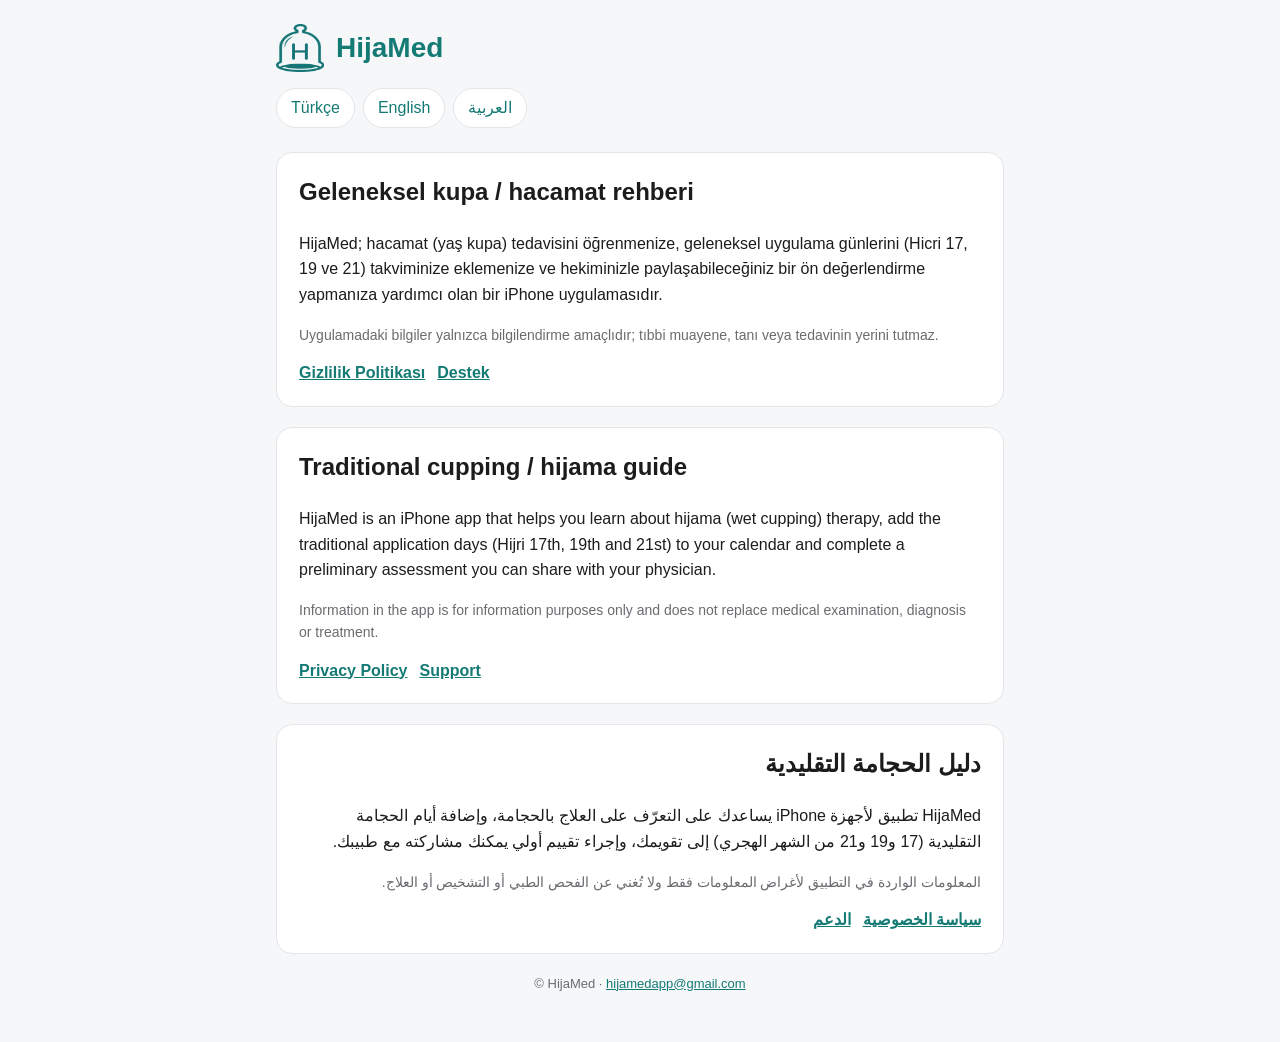
<file: index.html>
<!doctype html>
<html lang="tr">
<head>
<meta charset="utf-8">
<meta name="viewport" content="width=device-width, initial-scale=1">
<title>HijaMed</title>
<link rel="icon" href="logo.png">
<link rel="stylesheet" href="style.css">
</head>
<body>
<main>
  <header><img src="logo.png" alt=""><h1>HijaMed</h1></header>
  <nav class="langs"><a href="#tr">Türkçe</a><a href="#en">English</a><a href="#ar">العربية</a></nav>

  <section id="tr" lang="tr">
    <h2>Geleneksel kupa / hacamat rehberi</h2>
    <p>HijaMed; hacamat (yaş kupa) tedavisini öğrenmenize, geleneksel uygulama günlerini (Hicri 17, 19 ve 21) takviminize eklemenize ve hekiminizle paylaşabileceğiniz bir ön değerlendirme yapmanıza yardımcı olan bir iPhone uygulamasıdır.</p>
    <p class="muted">Uygulamadaki bilgiler yalnızca bilgilendirme amaçlıdır; tıbbi muayene, tanı veya tedavinin yerini tutmaz.</p>
    <div class="links"><a href="privacy.html#tr">Gizlilik Politikası</a><a href="support.html#tr">Destek</a></div>
  </section>

  <section id="en" lang="en">
    <h2>Traditional cupping / hijama guide</h2>
    <p>HijaMed is an iPhone app that helps you learn about hijama (wet cupping) therapy, add the traditional application days (Hijri 17th, 19th and 21st) to your calendar and complete a preliminary assessment you can share with your physician.</p>
    <p class="muted">Information in the app is for information purposes only and does not replace medical examination, diagnosis or treatment.</p>
    <div class="links"><a href="privacy.html#en">Privacy Policy</a><a href="support.html#en">Support</a></div>
  </section>

  <section id="ar" lang="ar" dir="rtl">
    <h2>دليل الحجامة التقليدية</h2>
    <p>HijaMed تطبيق لأجهزة iPhone يساعدك على التعرّف على العلاج بالحجامة، وإضافة أيام الحجامة التقليدية (17 و19 و21 من الشهر الهجري) إلى تقويمك، وإجراء تقييم أولي يمكنك مشاركته مع طبيبك.</p>
    <p class="muted">المعلومات الواردة في التطبيق لأغراض المعلومات فقط ولا تُغني عن الفحص الطبي أو التشخيص أو العلاج.</p>
    <div class="links"><a href="privacy.html#ar">سياسة الخصوصية</a><a href="support.html#ar">الدعم</a></div>
  </section>

  <footer>© HijaMed · <a href="mailto:hijamedapp@gmail.com">hijamedapp@gmail.com</a></footer>
</main>
</body>
</html>
</file>
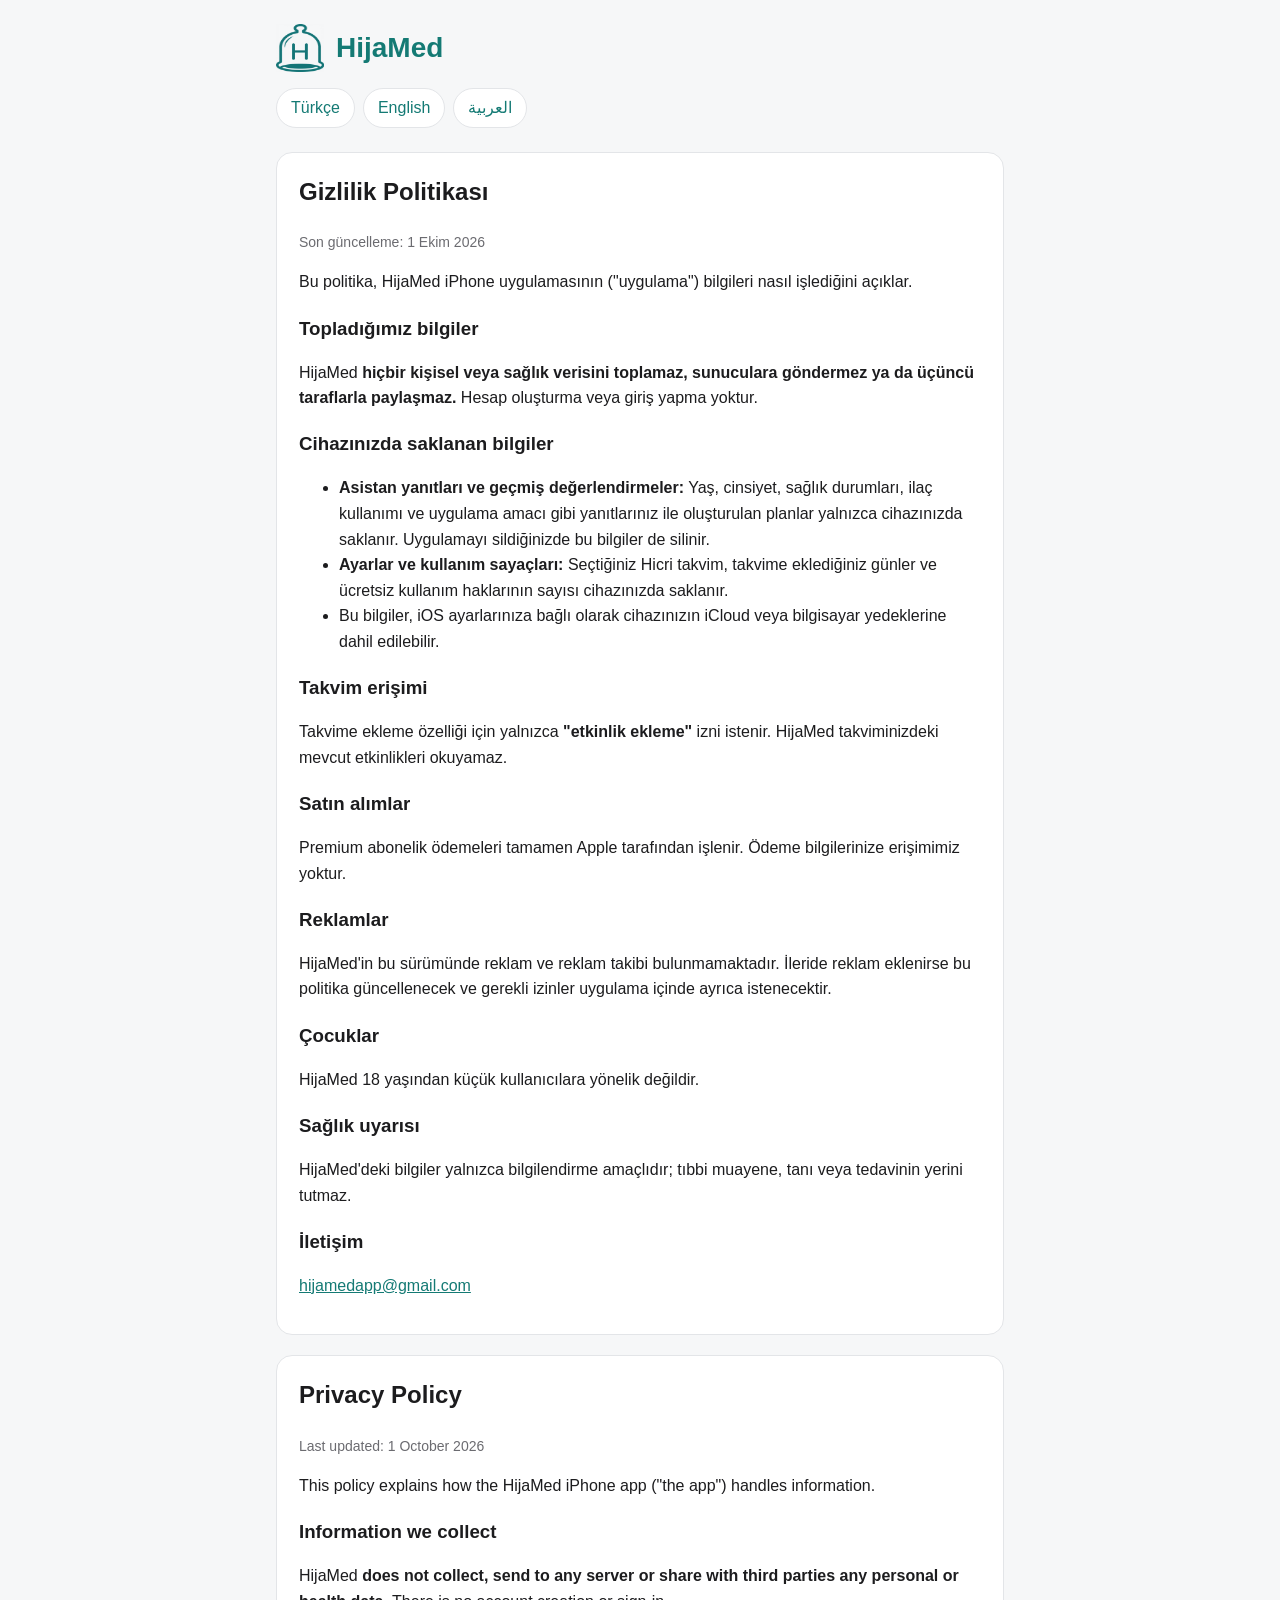
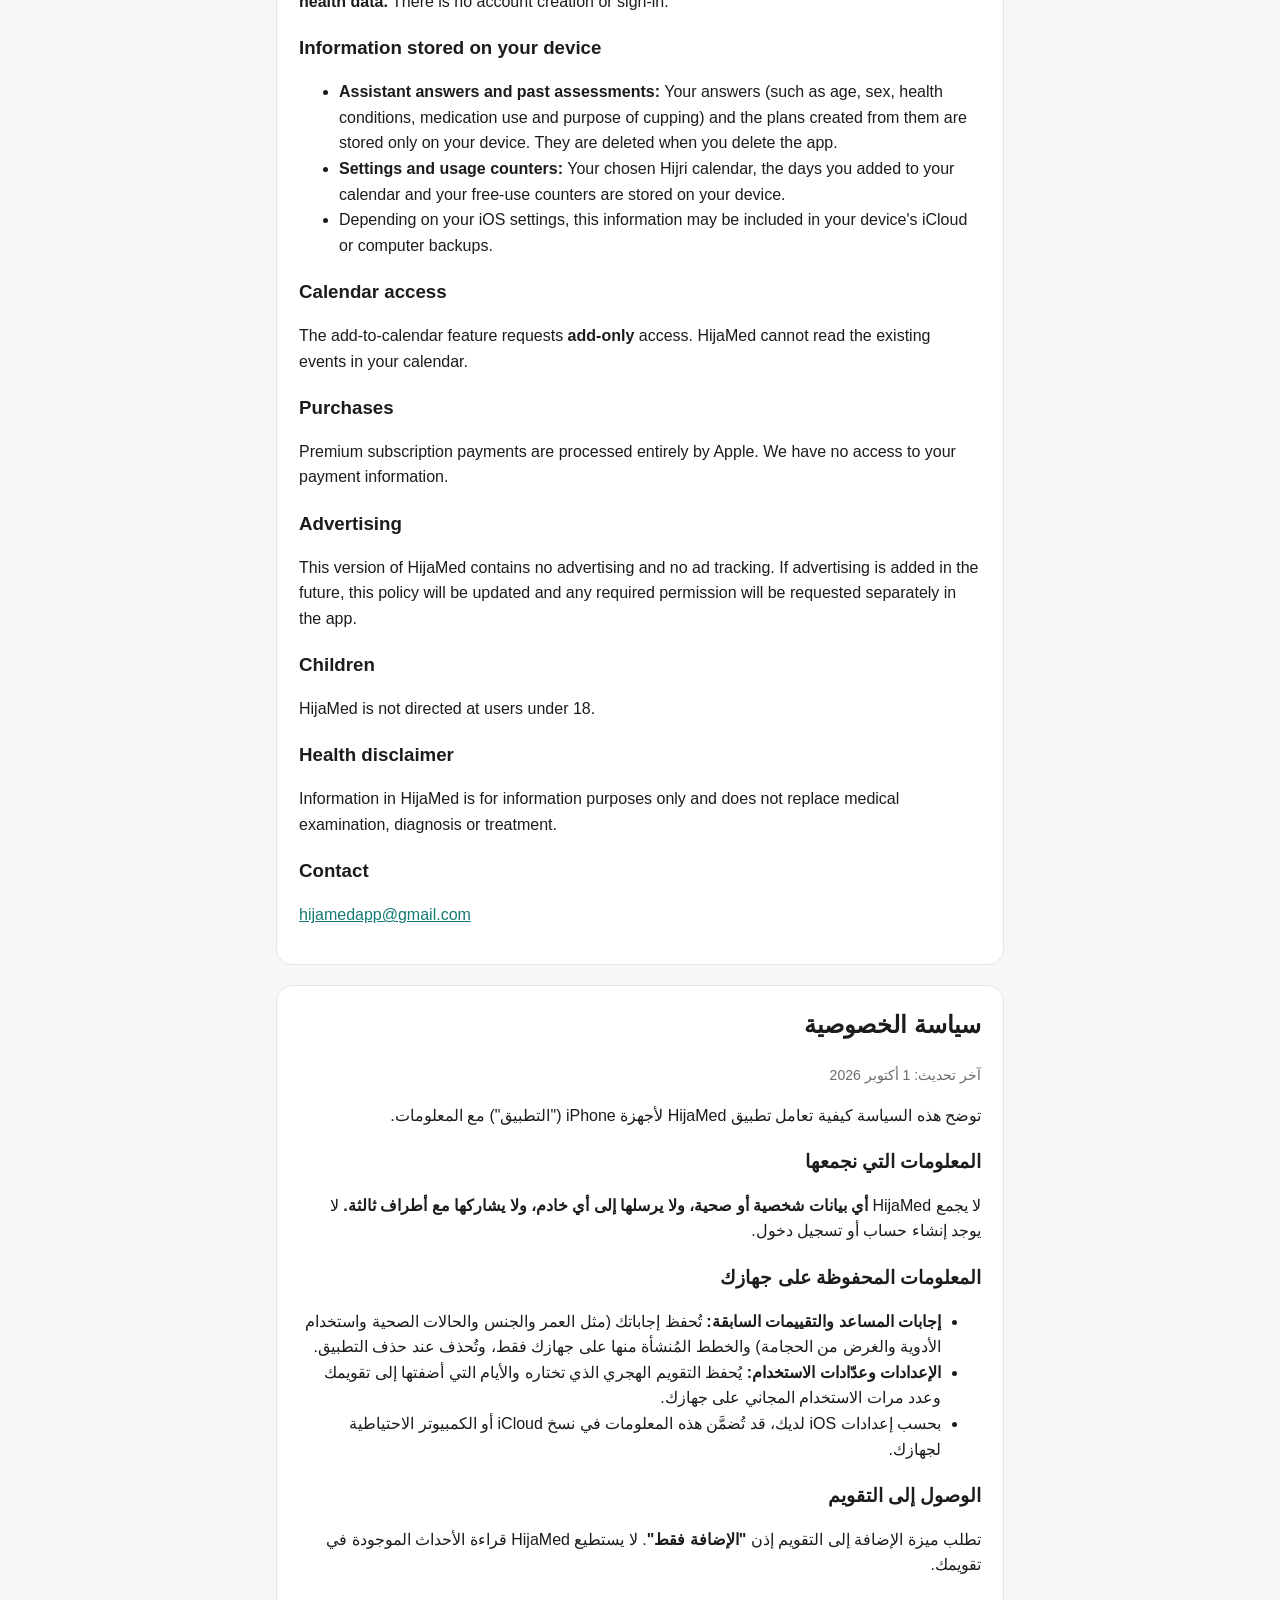
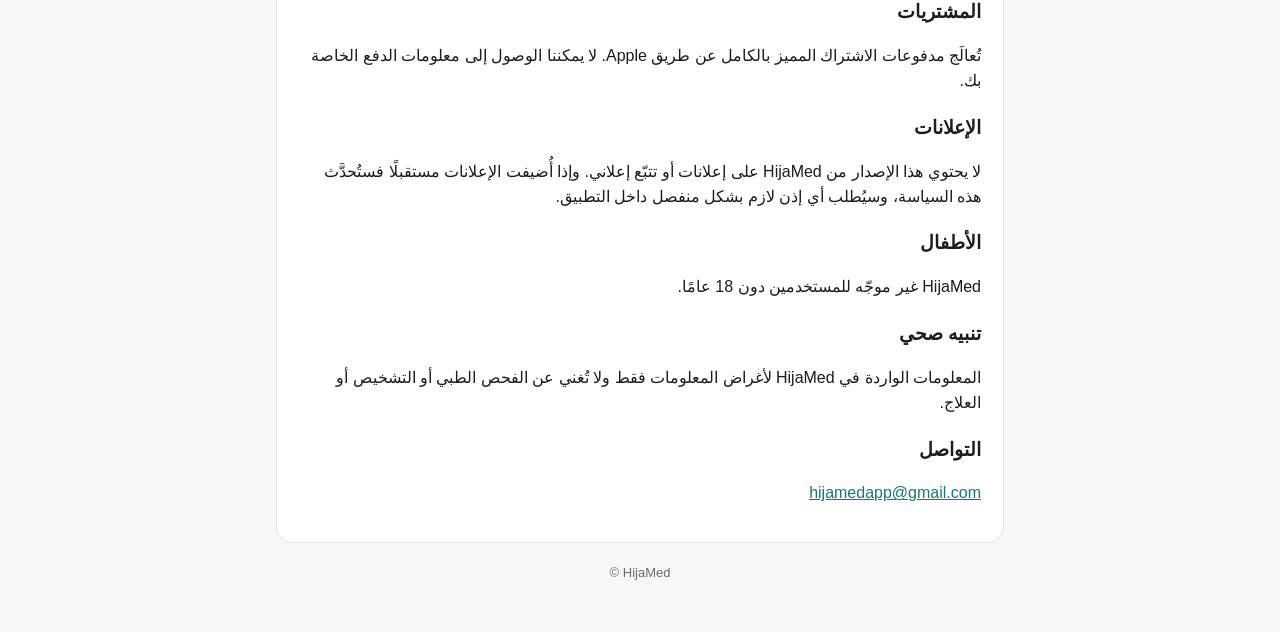
<file: privacy.html>
<!doctype html>
<html lang="tr">
<head>
<meta charset="utf-8">
<meta name="viewport" content="width=device-width, initial-scale=1">
<title>HijaMed – Gizlilik Politikası / Privacy Policy</title>
<link rel="icon" href="logo.png">
<link rel="stylesheet" href="style.css">
</head>
<body>
<main>
  <header><img src="logo.png" alt=""><h1><a href="index.html">HijaMed</a></h1></header>
  <nav class="langs"><a href="#tr">Türkçe</a><a href="#en">English</a><a href="#ar">العربية</a></nav>

  <section id="tr" lang="tr">
    <h2>Gizlilik Politikası</h2>
    <p class="muted">Son güncelleme: 1 Ekim 2026</p>
    <p>Bu politika, HijaMed iPhone uygulamasının ("uygulama") bilgileri nasıl işlediğini açıklar.</p>
    <h3>Topladığımız bilgiler</h3>
    <p>HijaMed <strong>hiçbir kişisel veya sağlık verisini toplamaz, sunuculara göndermez ya da üçüncü taraflarla paylaşmaz.</strong> Hesap oluşturma veya giriş yapma yoktur.</p>
    <h3>Cihazınızda saklanan bilgiler</h3>
    <ul>
      <li><strong>Asistan yanıtları ve geçmiş değerlendirmeler:</strong> Yaş, cinsiyet, sağlık durumları, ilaç kullanımı ve uygulama amacı gibi yanıtlarınız ile oluşturulan planlar yalnızca cihazınızda saklanır. Uygulamayı sildiğinizde bu bilgiler de silinir.</li>
      <li><strong>Ayarlar ve kullanım sayaçları:</strong> Seçtiğiniz Hicri takvim, takvime eklediğiniz günler ve ücretsiz kullanım haklarının sayısı cihazınızda saklanır.</li>
      <li>Bu bilgiler, iOS ayarlarınıza bağlı olarak cihazınızın iCloud veya bilgisayar yedeklerine dahil edilebilir.</li>
    </ul>
    <h3>Takvim erişimi</h3>
    <p>Takvime ekleme özelliği için yalnızca <strong>"etkinlik ekleme"</strong> izni istenir. HijaMed takviminizdeki mevcut etkinlikleri okuyamaz.</p>
    <h3>Satın alımlar</h3>
    <p>Premium abonelik ödemeleri tamamen Apple tarafından işlenir. Ödeme bilgilerinize erişimimiz yoktur.</p>
    <h3>Reklamlar</h3>
    <p>HijaMed'in bu sürümünde reklam ve reklam takibi bulunmamaktadır. İleride reklam eklenirse bu politika güncellenecek ve gerekli izinler uygulama içinde ayrıca istenecektir.</p>
    <h3>Çocuklar</h3>
    <p>HijaMed 18 yaşından küçük kullanıcılara yönelik değildir.</p>
    <h3>Sağlık uyarısı</h3>
    <p>HijaMed'deki bilgiler yalnızca bilgilendirme amaçlıdır; tıbbi muayene, tanı veya tedavinin yerini tutmaz.</p>
    <h3>İletişim</h3>
    <p><a href="mailto:hijamedapp@gmail.com">hijamedapp@gmail.com</a></p>
  </section>

  <section id="en" lang="en">
    <h2>Privacy Policy</h2>
    <p class="muted">Last updated: 1 October 2026</p>
    <p>This policy explains how the HijaMed iPhone app ("the app") handles information.</p>
    <h3>Information we collect</h3>
    <p>HijaMed <strong>does not collect, send to any server or share with third parties any personal or health data.</strong> There is no account creation or sign-in.</p>
    <h3>Information stored on your device</h3>
    <ul>
      <li><strong>Assistant answers and past assessments:</strong> Your answers (such as age, sex, health conditions, medication use and purpose of cupping) and the plans created from them are stored only on your device. They are deleted when you delete the app.</li>
      <li><strong>Settings and usage counters:</strong> Your chosen Hijri calendar, the days you added to your calendar and your free-use counters are stored on your device.</li>
      <li>Depending on your iOS settings, this information may be included in your device's iCloud or computer backups.</li>
    </ul>
    <h3>Calendar access</h3>
    <p>The add-to-calendar feature requests <strong>add-only</strong> access. HijaMed cannot read the existing events in your calendar.</p>
    <h3>Purchases</h3>
    <p>Premium subscription payments are processed entirely by Apple. We have no access to your payment information.</p>
    <h3>Advertising</h3>
    <p>This version of HijaMed contains no advertising and no ad tracking. If advertising is added in the future, this policy will be updated and any required permission will be requested separately in the app.</p>
    <h3>Children</h3>
    <p>HijaMed is not directed at users under 18.</p>
    <h3>Health disclaimer</h3>
    <p>Information in HijaMed is for information purposes only and does not replace medical examination, diagnosis or treatment.</p>
    <h3>Contact</h3>
    <p><a href="mailto:hijamedapp@gmail.com">hijamedapp@gmail.com</a></p>
  </section>

  <section id="ar" lang="ar" dir="rtl">
    <h2>سياسة الخصوصية</h2>
    <p class="muted">آخر تحديث: 1 أكتوبر 2026</p>
    <p>توضح هذه السياسة كيفية تعامل تطبيق HijaMed لأجهزة iPhone ("التطبيق") مع المعلومات.</p>
    <h3>المعلومات التي نجمعها</h3>
    <p>لا يجمع HijaMed <strong>أي بيانات شخصية أو صحية، ولا يرسلها إلى أي خادم، ولا يشاركها مع أطراف ثالثة.</strong> لا يوجد إنشاء حساب أو تسجيل دخول.</p>
    <h3>المعلومات المحفوظة على جهازك</h3>
    <ul>
      <li><strong>إجابات المساعد والتقييمات السابقة:</strong> تُحفظ إجاباتك (مثل العمر والجنس والحالات الصحية واستخدام الأدوية والغرض من الحجامة) والخطط المُنشأة منها على جهازك فقط، وتُحذف عند حذف التطبيق.</li>
      <li><strong>الإعدادات وعدّادات الاستخدام:</strong> يُحفظ التقويم الهجري الذي تختاره والأيام التي أضفتها إلى تقويمك وعدد مرات الاستخدام المجاني على جهازك.</li>
      <li>بحسب إعدادات iOS لديك، قد تُضمَّن هذه المعلومات في نسخ iCloud أو الكمبيوتر الاحتياطية لجهازك.</li>
    </ul>
    <h3>الوصول إلى التقويم</h3>
    <p>تطلب ميزة الإضافة إلى التقويم إذن <strong>"الإضافة فقط"</strong>. لا يستطيع HijaMed قراءة الأحداث الموجودة في تقويمك.</p>
    <h3>المشتريات</h3>
    <p>تُعالَج مدفوعات الاشتراك المميز بالكامل عن طريق Apple. لا يمكننا الوصول إلى معلومات الدفع الخاصة بك.</p>
    <h3>الإعلانات</h3>
    <p>لا يحتوي هذا الإصدار من HijaMed على إعلانات أو تتبّع إعلاني. وإذا أُضيفت الإعلانات مستقبلًا فستُحدَّث هذه السياسة، وسيُطلب أي إذن لازم بشكل منفصل داخل التطبيق.</p>
    <h3>الأطفال</h3>
    <p>HijaMed غير موجّه للمستخدمين دون 18 عامًا.</p>
    <h3>تنبيه صحي</h3>
    <p>المعلومات الواردة في HijaMed لأغراض المعلومات فقط ولا تُغني عن الفحص الطبي أو التشخيص أو العلاج.</p>
    <h3>التواصل</h3>
    <p><a href="mailto:hijamedapp@gmail.com">hijamedapp@gmail.com</a></p>
  </section>

  <footer>© HijaMed</footer>
</main>
</body>
</html>
</file>
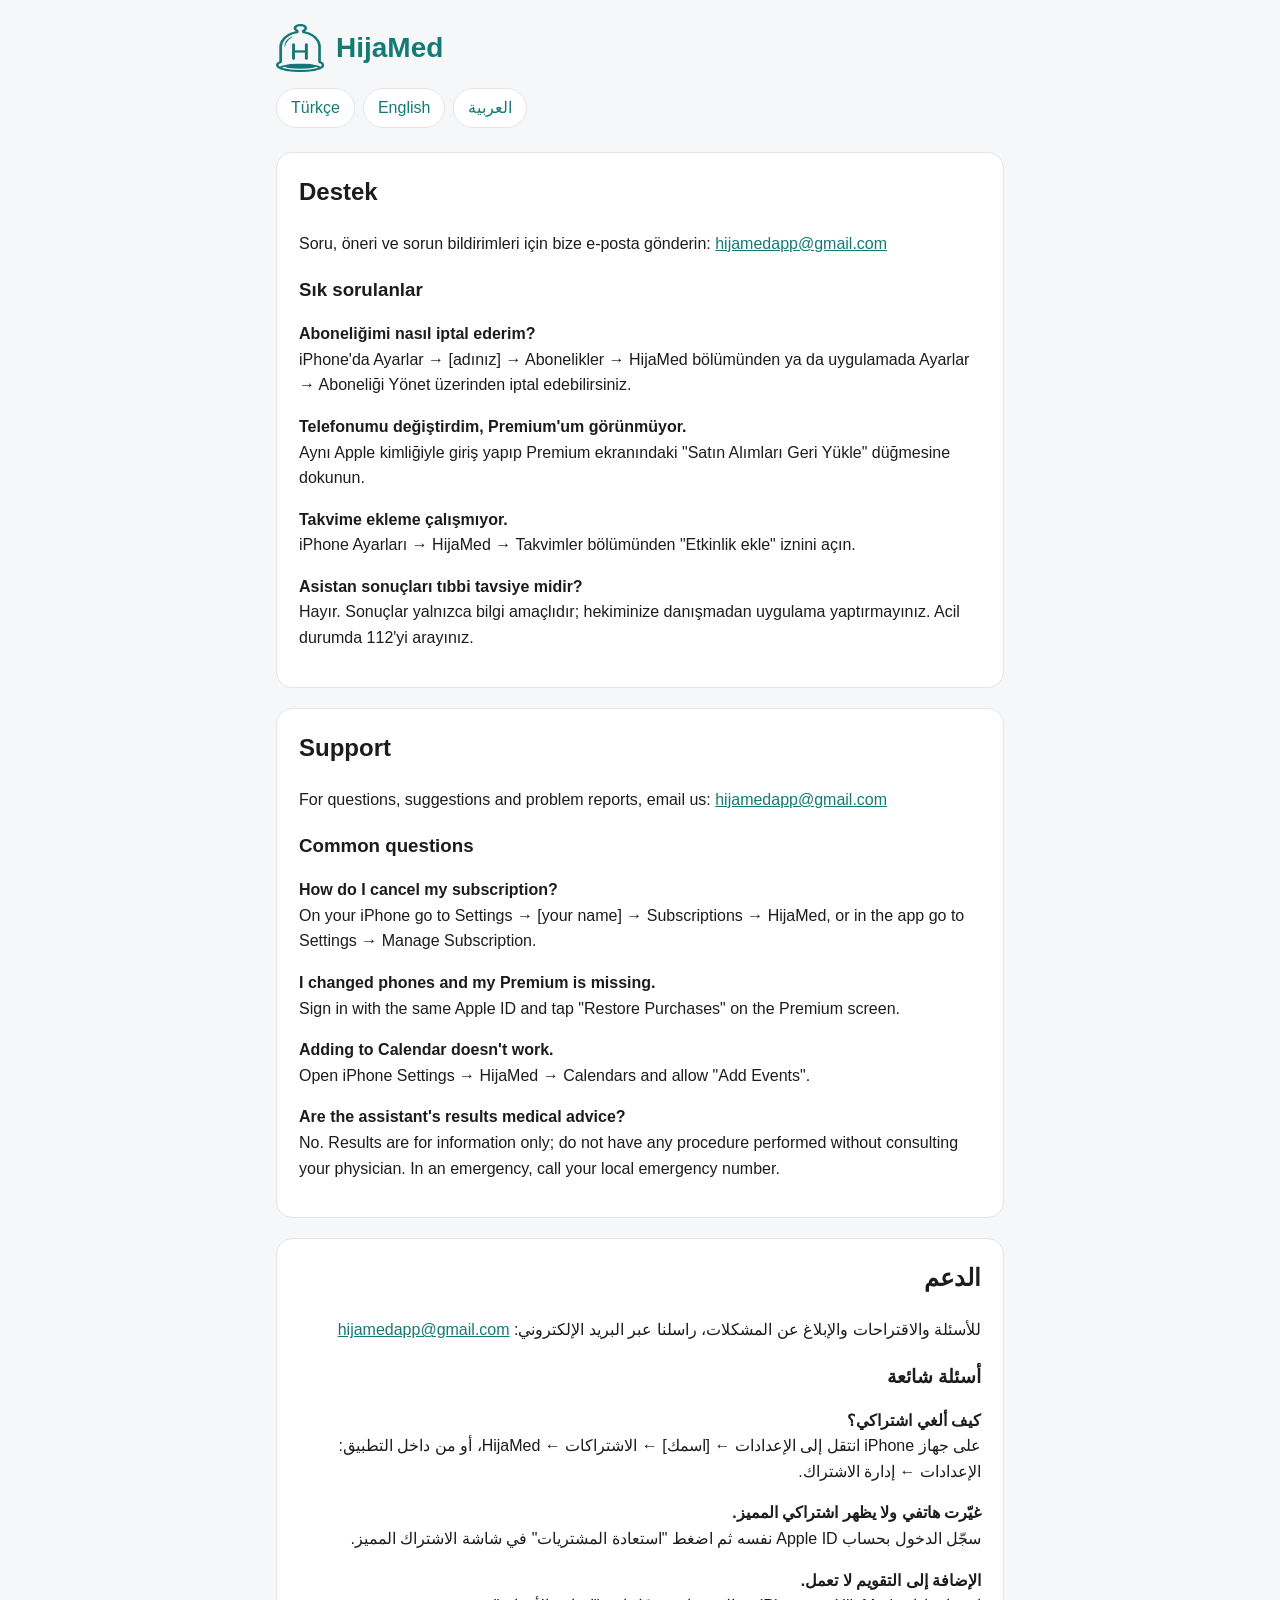
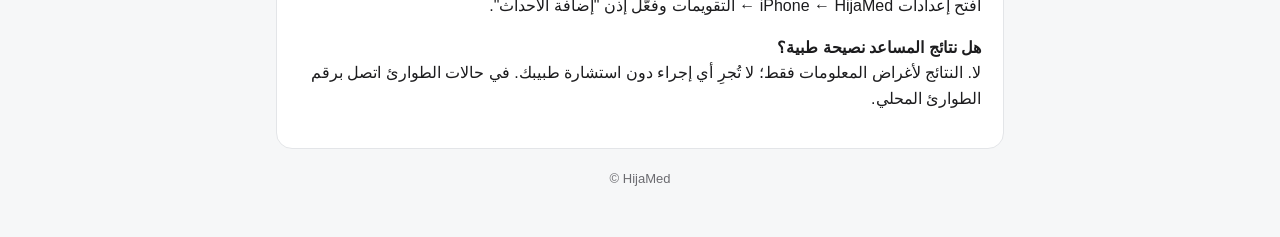
<file: support.html>
<!doctype html>
<html lang="tr">
<head>
<meta charset="utf-8">
<meta name="viewport" content="width=device-width, initial-scale=1">
<title>HijaMed – Destek / Support</title>
<link rel="icon" href="logo.png">
<link rel="stylesheet" href="style.css">
</head>
<body>
<main>
  <header><img src="logo.png" alt=""><h1><a href="index.html">HijaMed</a></h1></header>
  <nav class="langs"><a href="#tr">Türkçe</a><a href="#en">English</a><a href="#ar">العربية</a></nav>

  <section id="tr" lang="tr">
    <h2>Destek</h2>
    <p>Soru, öneri ve sorun bildirimleri için bize e-posta gönderin: <a href="mailto:hijamedapp@gmail.com">hijamedapp@gmail.com</a></p>
    <h3>Sık sorulanlar</h3>
    <p><strong>Aboneliğimi nasıl iptal ederim?</strong><br>iPhone'da Ayarlar → [adınız] → Abonelikler → HijaMed bölümünden ya da uygulamada Ayarlar → Aboneliği Yönet üzerinden iptal edebilirsiniz.</p>
    <p><strong>Telefonumu değiştirdim, Premium'um görünmüyor.</strong><br>Aynı Apple kimliğiyle giriş yapıp Premium ekranındaki "Satın Alımları Geri Yükle" düğmesine dokunun.</p>
    <p><strong>Takvime ekleme çalışmıyor.</strong><br>iPhone Ayarları → HijaMed → Takvimler bölümünden "Etkinlik ekle" iznini açın.</p>
    <p><strong>Asistan sonuçları tıbbi tavsiye midir?</strong><br>Hayır. Sonuçlar yalnızca bilgi amaçlıdır; hekiminize danışmadan uygulama yaptırmayınız. Acil durumda 112'yi arayınız.</p>
  </section>

  <section id="en" lang="en">
    <h2>Support</h2>
    <p>For questions, suggestions and problem reports, email us: <a href="mailto:hijamedapp@gmail.com">hijamedapp@gmail.com</a></p>
    <h3>Common questions</h3>
    <p><strong>How do I cancel my subscription?</strong><br>On your iPhone go to Settings → [your name] → Subscriptions → HijaMed, or in the app go to Settings → Manage Subscription.</p>
    <p><strong>I changed phones and my Premium is missing.</strong><br>Sign in with the same Apple ID and tap "Restore Purchases" on the Premium screen.</p>
    <p><strong>Adding to Calendar doesn't work.</strong><br>Open iPhone Settings → HijaMed → Calendars and allow "Add Events".</p>
    <p><strong>Are the assistant's results medical advice?</strong><br>No. Results are for information only; do not have any procedure performed without consulting your physician. In an emergency, call your local emergency number.</p>
  </section>

  <section id="ar" lang="ar" dir="rtl">
    <h2>الدعم</h2>
    <p>للأسئلة والاقتراحات والإبلاغ عن المشكلات، راسلنا عبر البريد الإلكتروني: <a href="mailto:hijamedapp@gmail.com">hijamedapp@gmail.com</a></p>
    <h3>أسئلة شائعة</h3>
    <p><strong>كيف ألغي اشتراكي؟</strong><br>على جهاز iPhone انتقل إلى الإعدادات ← [اسمك] ← الاشتراكات ← HijaMed، أو من داخل التطبيق: الإعدادات ← إدارة الاشتراك.</p>
    <p><strong>غيّرت هاتفي ولا يظهر اشتراكي المميز.</strong><br>سجّل الدخول بحساب Apple ID نفسه ثم اضغط "استعادة المشتريات" في شاشة الاشتراك المميز.</p>
    <p><strong>الإضافة إلى التقويم لا تعمل.</strong><br>افتح إعدادات iPhone ← HijaMed ← التقويمات وفعّل إذن "إضافة الأحداث".</p>
    <p><strong>هل نتائج المساعد نصيحة طبية؟</strong><br>لا. النتائج لأغراض المعلومات فقط؛ لا تُجرِ أي إجراء دون استشارة طبيبك. في حالات الطوارئ اتصل برقم الطوارئ المحلي.</p>
  </section>

  <footer>© HijaMed</footer>
</main>
</body>
</html>
</file>
<file: style.css>
:root {
  --accent: #147A74;
  --text: #1C1C1E;
  --muted: #6B6B70;
  --bg: #F6F7F8;
  --card: #FFFFFF;
  --line: #E3E5E8;
}
@media (prefers-color-scheme: dark) {
  :root { --accent: #2A9D95; --text: #F2F2F7; --muted: #A1A1A8; --bg: #111214; --card: #1C1D20; --line: #2C2D31; }
}
* { box-sizing: border-box; }
body {
  margin: 0; background: var(--bg); color: var(--text);
  font: 16px/1.6 -apple-system, BlinkMacSystemFont, "Segoe UI", "Noto Naskh Arabic", Roboto, sans-serif;
}
main { max-width: 760px; margin: 0 auto; padding: 24px 16px 48px; }
header { display: flex; align-items: center; gap: 12px; margin-bottom: 8px; }
header img { width: 48px; height: 48px; }
header h1 { margin: 0; font-size: 28px; color: var(--accent); }
header h1 a { color: inherit; text-decoration: none; }
nav.langs { display: flex; gap: 8px; flex-wrap: wrap; margin: 16px 0 24px; }
nav.langs a {
  padding: 6px 14px; border: 1px solid var(--line); border-radius: 999px;
  color: var(--accent); text-decoration: none; background: var(--card);
}
section { background: var(--card); border: 1px solid var(--line); border-radius: 16px; padding: 20px 22px; margin-bottom: 20px; }
section h2 { margin-top: 0; }
h3 { margin-bottom: 4px; }
a { color: var(--accent); }
.muted { color: var(--muted); font-size: 14px; }
.links { display: flex; gap: 12px; flex-wrap: wrap; }
.links a { font-weight: 600; }
footer { text-align: center; color: var(--muted); font-size: 13px; }
</file>
